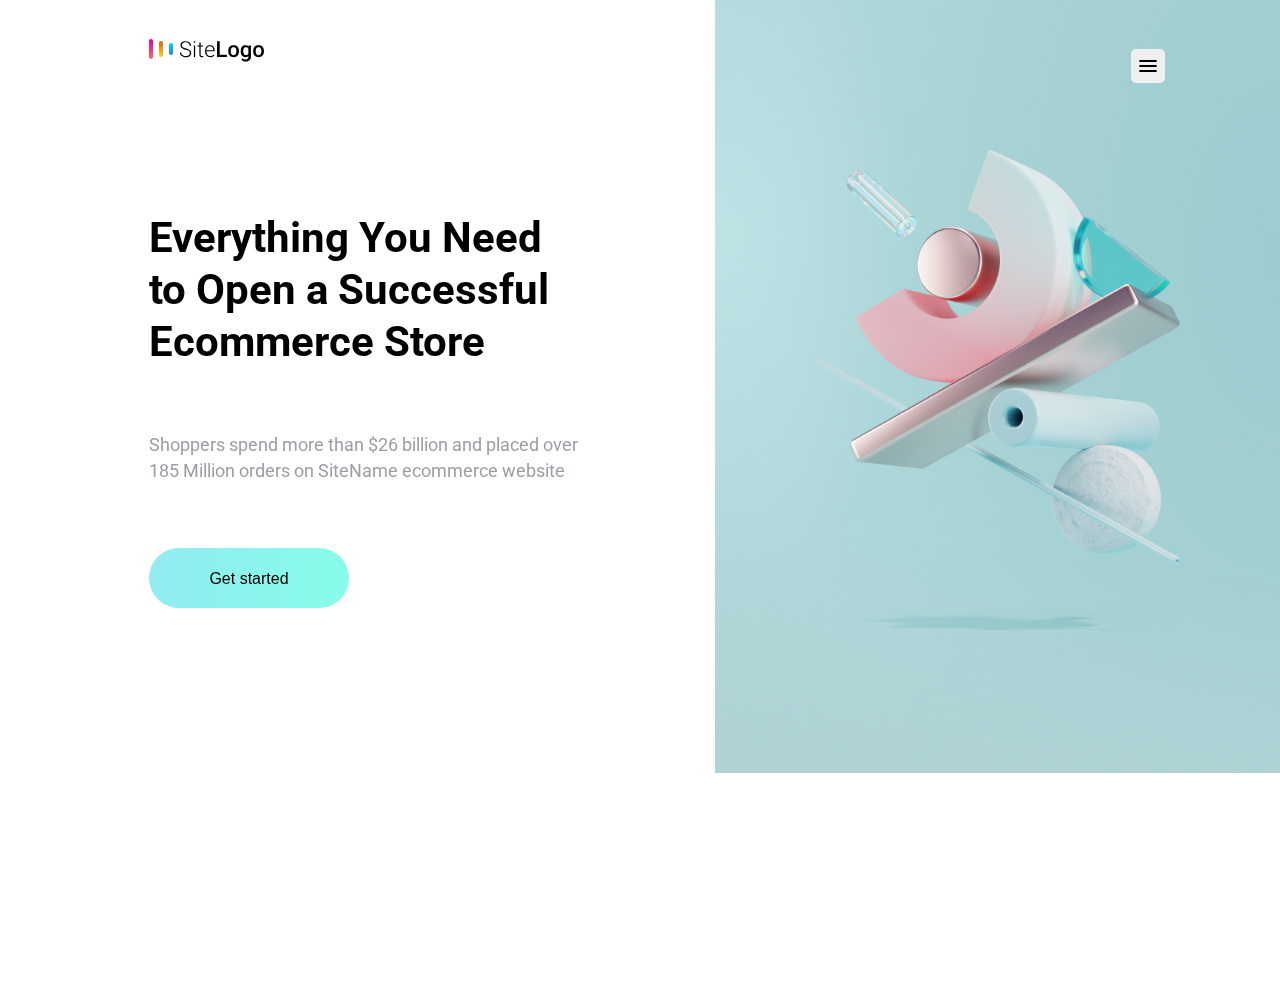
<file: index.html>
<!DOCTYPE html>
<html lang="en">

<head>
    <meta charset="UTF-8">
    <meta http-equiv="X-UA-Compatible" content="IE=edge">
    <meta name="viewport" content="width=device-width, initial-scale=1.0">
    <link rel="preconnect" href="https://fonts.googleapis.com">
    <link rel="preconnect" href="https://fonts.gstatic.com" crossorigin>
    <link href="https://fonts.googleapis.com/css2?family=Roboto:ital,wght@0,300;0,400;0,500;0,700;1,300&display=swap"
        rel="stylesheet">
    <link rel="stylesheet" href="./assets/css/style.css">
    <title>Everything You Need to Open a Successful Ecommerce Store</title>
</head>

<body>
    <div class="wrapper">
        <header class="header">
            <img src="/assets/img/SiteLogo.svg" alt="logo">
            <nav>
                <button class="header__btn" type="">
<span></span><span></span><span></span>
                </button>
            </nav>

        </header>
        <div class="wrapper__left-side">
            <h2 class="title">Everything You Need to Open a Successful Ecommerce Store</h2>
            <p class="description">Shoppers spend more than $26 billion and placed over 185 Million orders on SiteName ecommerce website </p>
            <button class="btn">Get started</button>
        </div>
        <div class="wrapper__right-side">
            <img src="assets/img/Abstraction.png" alt="Abstraction" class="abstraction" >
            <img src="assets/img/ShadowOn.svg" alt="Shadow" class="shadow">
        </div>
    </div>
</body>

</html>
</file>
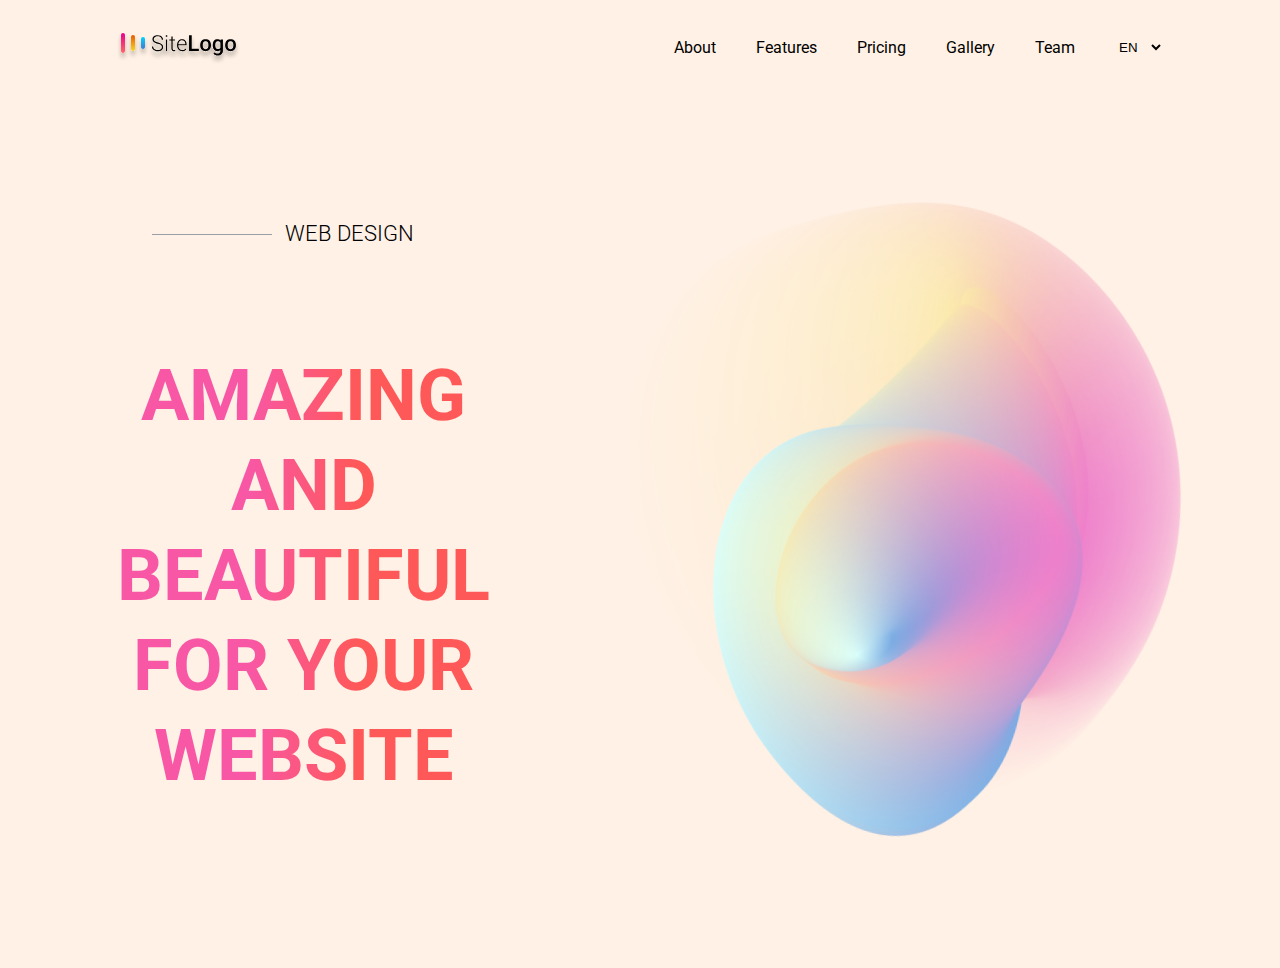
<file: page_screen-2/index.html>
<!DOCTYPE html>
<html lang="en">

<head>
    <meta charset="UTF-8">
    <meta http-equiv="X-UA-Compatible" content="IE=edge">
    <meta name="viewport" content="width=device-width, initial-scale=1.0">
    <link rel="preconnect" href="https://fonts.googleapis.com">
    <link rel="preconnect" href="https://fonts.gstatic.com" crossorigin>
    <link href="https://fonts.googleapis.com/css2?family=Roboto:ital,wght@0,300;0,400;0,500;0,700;1,300&display=swap"
        rel="stylesheet">
    <link rel="stylesheet" href="./assets/css/style.css">
    <title>Amazing and beautiful for your website</title>
</head>

<body>
    <div class="wrapper">
        <header class="header">
            <img src="./assets/img/SiteLogo.svg" alt="logo">
            <nav>
                <ul>
                    <li><a href="#About">About</a></li>
                    <li><a href="#Features">Features</a></li>
                    <li><a href="#Pricing">Pricing</a></li>
                    <li><a href="#Gallery">Gallery</a></li>
                    <li><a href="#Team">Team</a></li>
                    <select name="lang">
                        <option value="1">EN</option>
                        <option value="2">RU</option>
                        <option value="3">GER</option>
                    </select>
                </ul>
            </nav>
        </header>
        <section class="container">
            <div class="container__left-side">
                <span>Web Design</span>
                <h2>Amazing and beautiful for your website</h2>
            </div>
            <div class="container__right-side">
                <img src="./assets/img/Shape.png" alt="Shape" class="shape">
            </div>
        </section>
    </div>

</body>

</html>
</file>
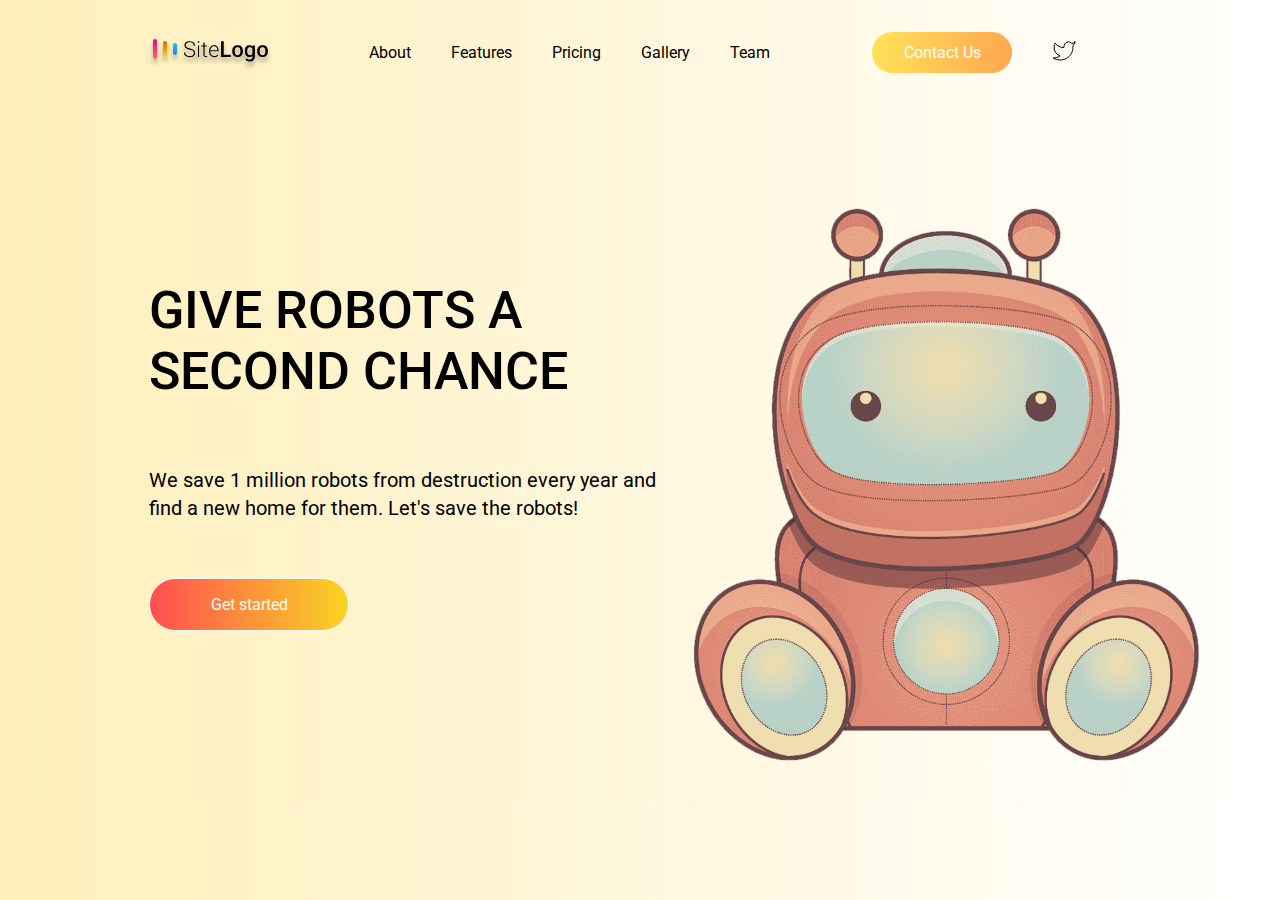
<file: page_screen-3/index.html>
<!DOCTYPE html>
<html lang="en">

<head>
    <meta charset="UTF-8">
    <meta http-equiv="X-UA-Compatible" content="IE=edge">
    <meta name="viewport" content="width=device-width, initial-scale=1.0">
    <link rel="preconnect" href="https://fonts.googleapis.com">
    <link rel="preconnect" href="https://fonts.gstatic.com" crossorigin>
    <link href="https://fonts.googleapis.com/css2?family=Roboto:ital,wght@0,300;0,400;0,500;0,700;1,300&display=swap"
        rel="stylesheet">
    <link rel="stylesheet" href="./assets/css/style.css">
    <title>Give robots a second chance</title>
</head>

<body>
    <div class="wrapper">
        <header class="header">
            <img src="./assets/img/SiteLogo.svg" alt="logo">
            <nav>
                <ul class="menu">
                    <li><a href="#About" class="menu__link">About</a></li>
                    <li><a href="#Features" class="menu__link">Features</a></li>
                    <li><a href="#Pricing" class="menu__link">Pricing</a></li>
                    <li><a href="#Gallery" class="menu__link">Gallery</a></li>
                    <li><a href="#Team" class="menu__link">Team</a></li>
                    <button type="button" class="btn btn-contact-us">Contact Us</button>

                    <ul class="social">
                        <li class="social__item">
                            <a href="#" class="social__link">
                                <img src="./assets/img/social_icon.svg" alt="twitter" class="social__logo">
                            </a>
                        </li>
                    </ul>
                </ul>
            </nav>
        </header>
        <section class="container">
            <div class="container__left-side">
                <h2 class="container__left-side_title">Give robots a second chance</h2>
                <p class="container__left-side_desc">We save 1 million robots from destruction every year and find a new home for them. Let's save the robots!</p>
                <button class="btn btn-get-started">Get started</button>
            </div>
            <div class="container__right-side">
                <img src="./assets/img/robot.svg" alt="Robot photo" class="container__robot-img">
            </div>
        </section>
    </div>

</body>

</html>
</file>
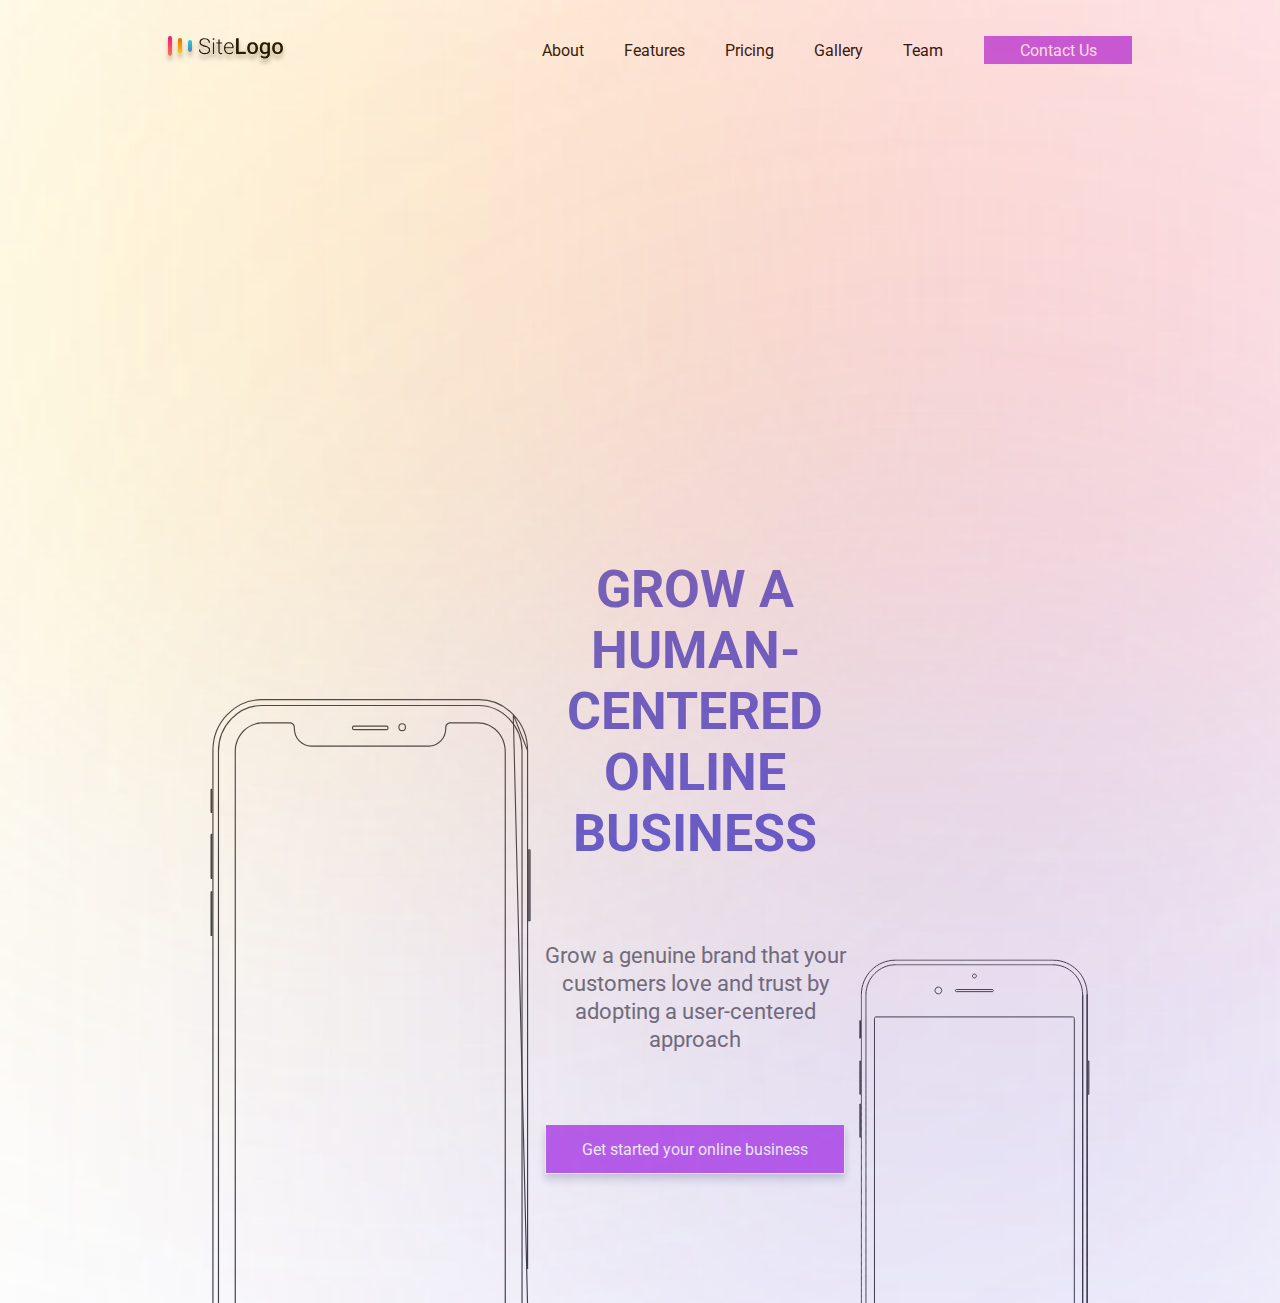
<file: page_screen-4/index.html>
<!DOCTYPE html>
<html lang="en">
<head>
    <meta charset="UTF-8">
    <meta http-equiv="X-UA-Compatible" content="IE=edge">
    <meta name="viewport" content="width=device-width, initial-scale=1.0">
    <link rel="preconnect" href="https://fonts.googleapis.com">
    <link rel="preconnect" href="https://fonts.gstatic.com" crossorigin>
    <link href="https://fonts.googleapis.com/css2?family=Roboto:ital,wght@0,300;0,400;0,500;0,700;1,300&display=swap"
        rel="stylesheet">
    <link rel="stylesheet" href="/page_screen-4/assets/css/style.css">
    <title>Grow a human-centered online business</title>
</head>
<body>
    <div class="wrapper">
        <header class="header">
            <img src="./assets/img/SiteLogo.svg"class="logo alt="logo">
            <nav class="navigation">
                <ul class="menu">
                    <li><a href="#About" class="menu__link">About</a></li>
                    <li><a href="#Features" class="menu__link">Features</a></li>
                    <li><a href="#Pricing" class="menu__link">Pricing</a></li>
                    <li><a href="#Gallery" class="menu__link">Gallery</a></li>
                    <li><a href="#Team" class="menu__link">Team</a></li>
                    <button type="button" class="btn btn-mini">Contact Us</button>
                </ul>
            </nav>
        </header>
        <div class="content">
            <div class="content__left">
                <img src="/page_screen-4/assets/img/Mockup.svg" alt="">
            </div>
            <div class="content__center">
                <h2 class="title">Grow a human-centered online business</h2>
                <p class="description">Grow a genuine brand that your customers love and trust by adopting a user-centered approach</p>
                <button type="button" class="btn btn-primary">
                    Get started your online business
                </button>
            </div>
            <div class="content__right">
                <img src="/page_screen-4/assets/img/mini_mockup.svg" alt="">
            </div>
        </div>
        <div class="blur blur-yellow"></div>
        <div class="blur blur-blue"></div>
        <div class="blur blur-red"></div>
    </div>
</body>
</html>
</file>
<file: assets/css/style.css>
*{
    box-sizing: border-box;
    margin: 0;
    padding: 0;
}
body{
    font-family: 'Roboto', sans-serif;
    font-weight: 400;
    font-style: normal;
}
.header{
    position: absolute;
    top: 36px;
    right: 149px;
    left: 149px;

    display: flex;
    align-items: center;
    justify-content: space-between;

}
.header__btn{
    position: fixed;
    width: 34px;
    height: 34px;
    border: none;
    border-radius: 5px;
    display: flex;
    flex-direction: column;
    justify-content: space-between;
    padding: 11px 8px;
    cursor: pointer;
}
.header__btn span{
    border: 1px solid #000000;
    width: 18px;
    border-radius: 1px;
    background-color: #000000;
}
.wrapper{
    position: relative;
    display: flex;
    align-items: flex-start;
    justify-content: space-between;
    padding-left: 149px;
    min-height: 1000px;
}
.title{
    font-weight: 700;
    font-size: 42px;
    line-height: 52px;
    /* or 124% */

    display: flex;
    align-items: center;

    color: #000000;
    max-width: 438px;
}
.description{
    font-weight: 400;
    font-size: 18px;
    line-height: 26px;
    /* or 144% */

    display: flex;
    align-items: center;

    /* Cold Grey/40 */

    color: #9A9EA5;
    margin: 64px 0;
    max-width: 438px;
}
.btn{
    max-width:200px;
    width:100%;
    min-height: 60px;
    background: linear-gradient(90deg, #92EBF1 0%, #86FDE8 100%);
    border-radius: 30px;
    font-size: 16px;
    line-height: 19px;
    /* identical to box height */

    text-align: center;

    color: #000000;
    border: none;
    cursor: pointer;
}
.abstraction{

}
.shadow{
    margin-top: 35px;
    mix-blend-mode: overlay;
}
.wrapper__left-side{
    padding-top: 212px;
    width: 50%;
}
.wrapper__right-side{
    width: 50%;
    padding: 150px 100px 120px;
    display: flex;
    flex-direction: column;

    background: linear-gradient(0deg, rgba(255, 255, 255, 0.15), rgba(255, 255, 255, 0.15)), linear-gradient(5.78deg, #AAD5D7 4.59%, rgba(194, 228, 231, 0.0001) 29.65%), radial-gradient(33.87% 46.72% at 1.99% 30.7%, #B8E5E7 0%, rgba(171, 218, 220, 0.0001) 100%) /* warning: gradient uses a rotation that is not supported by CSS and may not behave as expected */, radial-gradient(88.89% 122.63% at 99.47% 33.2%, #97CDD2 0%, #ABDADC 100%) /* warning: gradient uses a rotation that is not supported by CSS and may not behave as expected */;
    background-blend-mode: color, normal, normal, normal;
}
</file>
<file: page_screen-2/assets/css/style.css>
/* GLOBAL  */
*{
    box-sizing: border-box;
    margin: 0;
    padding: 0;
}

body{
    background-color: #FFF1E5;
    font-family: 'Roboto', sans-serif;
    font-weight: 400;
    font-style: normal;
}
.wrapper{
    background: #FFF1E5;
    padding: 30px 32px 110px 117px;

}
ul{
    list-style: none;
    display: flex;
    margin-right: 84px;
}
li{
    color: #000;
    line-height: 19px;
    font-size: 16px;
}
li:not(:last-child){
    margin-right: 40px;
}
a{
    text-decoration: none;
    color: inherit;
}
select{
    border: none;
    background: transparent;
    outline: none;
}
.header{
    display: flex;
    align-items: center;
    justify-content: space-between;
    margin-bottom: 100px;
}
.container{
    display: flex;
    align-items: center;
    
}
.container__left-side{
    width: 50%;
}

nav{
    display: flex;
    align-items: center;
}
h2{
    text-transform: uppercase;
    margin-top: 104px;
    background: linear-gradient(90deg, #F857A6 35%, #FF5858 65%);
    -webkit-background-clip: text;
    -webkit-text-fill-color: transparent;
    background-clip: text;
    font-weight: 700;
    font-size: 72px;
    line-height: 90px;
    text-align: center;
    max-width: 619px;
}
span{
    font-weight: 300;
    font-size: 22px;
    text-transform: uppercase;
    line-height: 26px;
    padding-left: 168px;
    position: relative;
}
span::before{
    content: "";
    left: 35px;
    top: 50%;
    width: 120px;
    height: 1px;
    /* transform: translateY(-50%); */
    background: #9A9EA5;
    position: absolute;
}


.shape{
    transform: rotate(9.58deg);
}
</file>
<file: page_screen-3/assets/css/style.css>
/* GLOBAL  */
*{
    box-sizing: border-box;
    margin: 0;
    padding: 0;
}

body{
    background-color: #FFF1E5;
    font-family: 'Roboto', sans-serif;
    font-weight: 400;
    font-style: normal;
    background: linear-gradient(90deg, #FFEFBA 0%, #FFFFFF 100%);
    
}
a{
    text-decoration: none;
    color: inherit;
}
ul{
    list-style: none;
}
nav{
    display: flex;
    align-items: center;
}
.wrapper{
    background: linear-gradient(90deg, #FFEFBA 0%, #FFFFFF 100%);
    padding: 32px 32px 26px 149px;
}
.header{
    display: flex;
    align-items: center;
    width: 90%; 
    justify-content: space-between;
}
.menu{
    display: flex;
    align-items: center;
    column-gap: 40px;
    margin-right: 62px;
}
.btn {
    border: none;
    color: #FFFFFF;
    font-family: inherit;
    text-align: center;
    cursor: pointer;
    font-weight: 400;
    font-size: 16px;
    line-height: 19px;
}
.btn-contact-us{
    margin-left: 62px;
    min-width: 140px;
    min-height: 40px;
    width: 100%;
    border-radius: 30px;
    background: linear-gradient(90deg, #FFE259 0%, #FFA751 100%);
    padding: 11px 31px;
}
.btn-get-started{
    min-width: 200px;
    min-height: 50px;
    padding: 16px 60px;
    background: linear-gradient(90deg, #FF4E50 0%, #F9D423 100%);
    border: 1px solid #FFFFFF;
    border-radius: 30px;
}
.container{
    display: flex;
    justify-content: center;
    align-items: space-between;
}
.container__left-side{
    width: 50%;
}
.container__right-side{
    margin-top: 128px;
}
.container__left-side_title{
    font-weight: 500;
    font-size: 52px;
    line-height: 61px;
    text-transform: uppercase;
    color: #000000;
    margin-bottom: 64px;
    max-width: 550px;
    margin-top: 207px;
}
.container__left-side_desc{
    font-weight: 400;
    font-size: 20px;
    line-height: 28px;
    color: #000000;
    margin-bottom: 56px;
    max-width: 550px;
}
</file>
<file: page_screen-4/assets/css/style.css>
*{
    box-sizing: border-box;
    margin: 0;
    padding: 0;
    font-family: 'Roboto', sans-serif;
    font-weight: 400;
    font-style: normal;
}
a{
    text-decoration: none;
    color: inherit;
}
ul{
    list-style: none;
}
button{
    border:none;
}
.wrapper{
    padding-top: 33px;
    /* padding-bottom: 220px; */
    position: relative;
    overflow: hidden ;
    
}
.logo{
    margin-left: 100px;
}
.header{
    display: flex;
    align-items: center;
    justify-content: space-between;
    width: 90%;
    margin: 0 auto 142px;

}
.navigation, .menu{
    display: flex;
    align-items: center;
    justify-content: space-between;
}
.menu{
    column-gap: 40px;
    margin-right: 83px;
}
.menu__link{
    font-weight: 400;
    font-size: 16px;
    line-height: 19px;
    color: #000000;
}
.content{
    display: flex;
    justify-content: space-between;
}
.btn {
    cursor: pointer;
    background: #BF5AF2;
    border: 1px solid #FFFFFF;
    font-style: normal;
    font-weight: 400;
    font-size: 16px;
    line-height: 19px;
    color: #fff;

}
.btn-mini{
    padding: 5px 26px;
    width: 150px;
    height: 30px;
}
.btn-primary{
    width: 300px;
    height: 50px;
    box-shadow: 0px 8px 8px rgba(24, 39, 75, 0.08), 0px 4px 6px rgba(24, 39, 75, 0.12);
}
.content__center{
    display: flex;
    flex-direction: column;
    align-items: center;
}
.content__left{
    display: flex;
    justify-content: flex-end;
    padding-top: 490px;
    margin-left: 250px;
}
.content__right{
    display: flex;
    justify-content: flex-end; 
    padding-top: 750px;
    margin-right: 190px;
    /* position: relative;
    bottom: -320px; */
}
.title{
    font-weight: 700;
    font-size: 52px;
    line-height: 61px;
    text-align: center;
    text-transform: uppercase;
    color: #5856D6;
    margin-bottom: 78px;
    max-width: 678px;
    margin-top: 350px;
}
.description{
    font-style: normal;
    font-weight: 400;
    font-size: 22px;
    line-height: 28px;
    text-align: center;
    color: #696C73;
    margin-bottom: 70px;
    max-width: 637px;
}
.blur{
    width: 466px;
    height: 466px;
    filter: blur(450px);
    position: absolute;
}
.blur-red{
    background: #FF375F;
    top: -10px;
    right: -10px;
}
.blur-blue{
    background: #5E5CE6;
    left:55% ;
    bottom: 50px;
}
.blur-yellow{
    background: #FFD60A;
    left: 160px;
    top: 72px;
}
</file>
